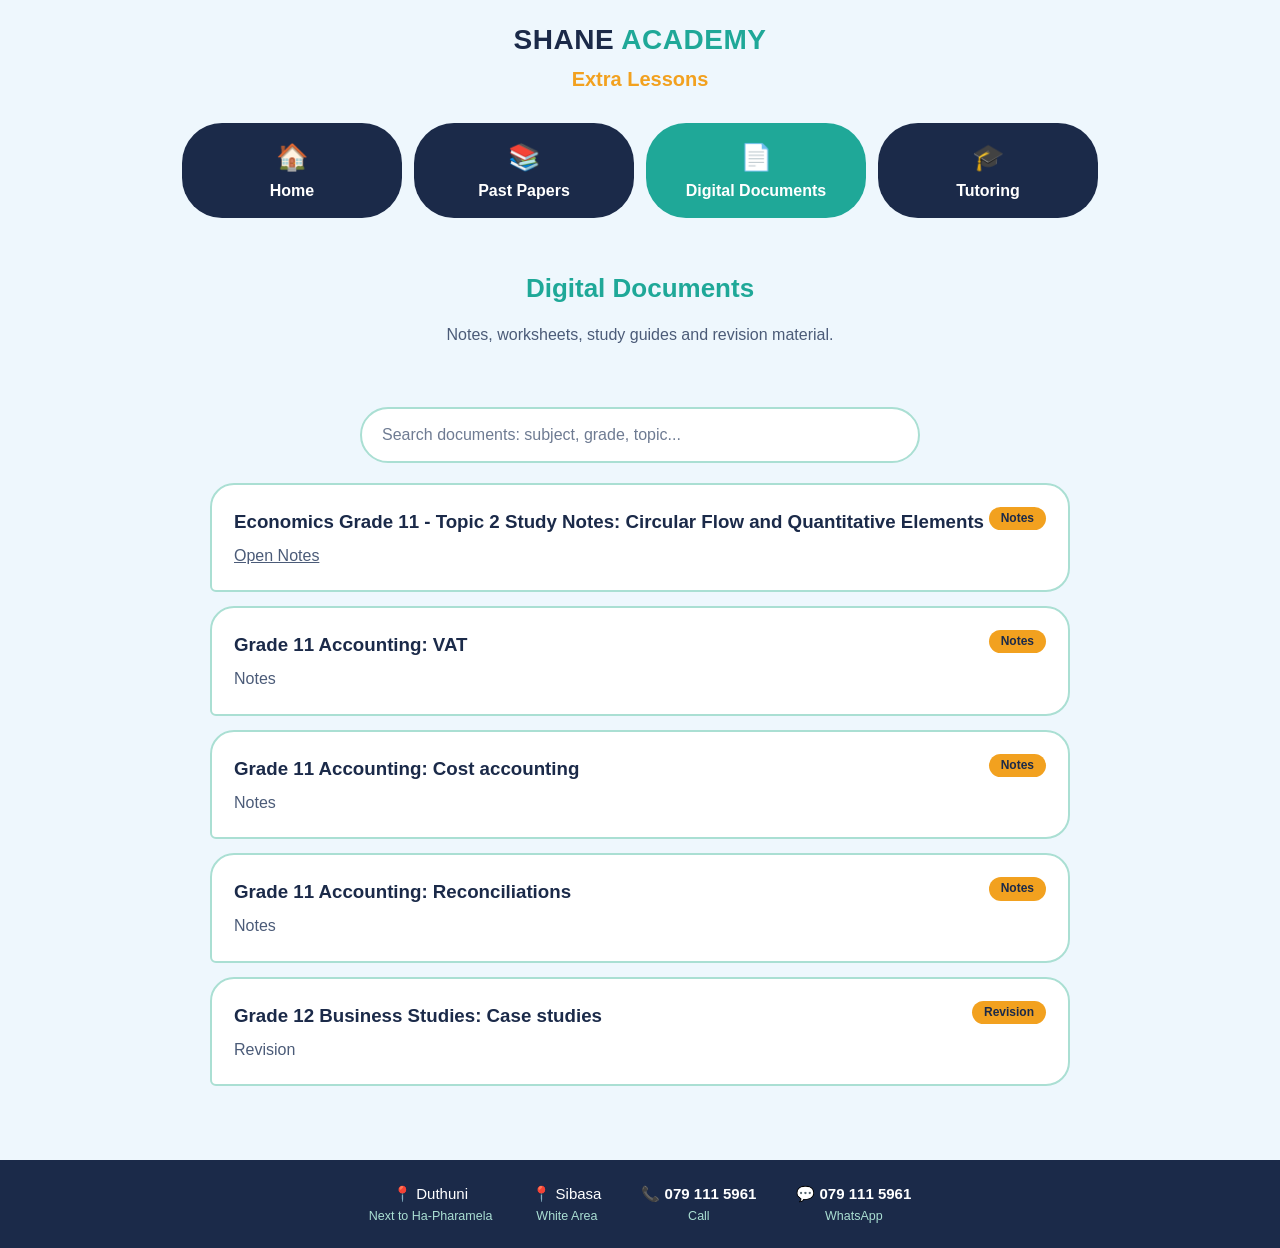
<file: digital-documents.html>
<!DOCTYPE html>
<html lang="en">
<head>
<meta charset="UTF-8">
<meta name="viewport" content="width=device-width, initial-scale=1.0">
<title>Digital Documents | Shane Academy</title>
<link rel="stylesheet" href="style.css">
</head>
<body>

<header class="top-header">
  <h1>SHANE <span>ACADEMY</span></h1>
  <p>Extra Lessons</p>
</header>



<nav class="main-menu"><a href="index.html" class="menu-item"><span class="menu-icon">🏠</span><span>Home</span></a><a href="past-papers.html" class="menu-item"><span class="menu-icon">📚</span><span>Past Papers</span></a><a href="digital-documents.html" class="menu-item active"><span class="menu-icon">📄</span><span>Digital Documents</span></a><a href="tutoring.html" class="menu-item"><span class="menu-icon">🎓</span><span>Tutoring</span></a></nav>

<section>
  <h2>Digital Documents</h2>
  <p>Notes, worksheets, study guides and revision material.</p>
</section>
<section class="services">
  <div class="search-wrap">
    <input type="search" id="search" placeholder="Search documents: subject, grade, topic..." aria-label="Search documents" autocomplete="off">
    <p class="search-count" id="search-count" aria-live="polite"></p>
  </div>
  <div class="service-card">
  <span class="tag">Notes</span>
  <h3>Economics Grade 11 - Topic 2 Study Notes: Circular Flow and Quantitative Elements</h3>
  <p><a href="https://drive.google.com/file/d/11EvjiuKEBr0l_nbJb48Nx2zD3KYY1y2s/view?usp=drivesdk" target="_blank">Open Notes</a></p>
  </div>
  <div class="service-card"><span class="tag">Notes</span><h3>Grade 11 Accounting: VAT</h3><p>Notes</p></div><div class="service-card"><span class="tag">Notes</span><h3>Grade 11 Accounting: Cost accounting</h3><p>Notes</p></div><div class="service-card"><span class="tag">Notes</span><h3>Grade 11 Accounting: Reconciliations</h3><p>Notes</p></div><div class="service-card"><span class="tag">Revision</span><h3>Grade 12 Business Studies: Case studies</h3><p>Revision</p></div>
  <p class="no-results" id="no-results" hidden>Nothing found. Try a different word, like a subject or grade.</p>
</section>

<footer>
  <div>📍 Duthuni<small>Next to Ha-Pharamela</small></div>
  <div>📍 Sibasa<small>White Area</small></div>
  <div>📞 <a href="tel:+27791115961">079 111 5961</a><small>Call</small></div>
  <div>💬 <a href="https://wa.me/27791115961">079 111 5961</a><small>WhatsApp</small></div>
</footer>

<script src="search.js"></script>
</body>
</html>
</file>
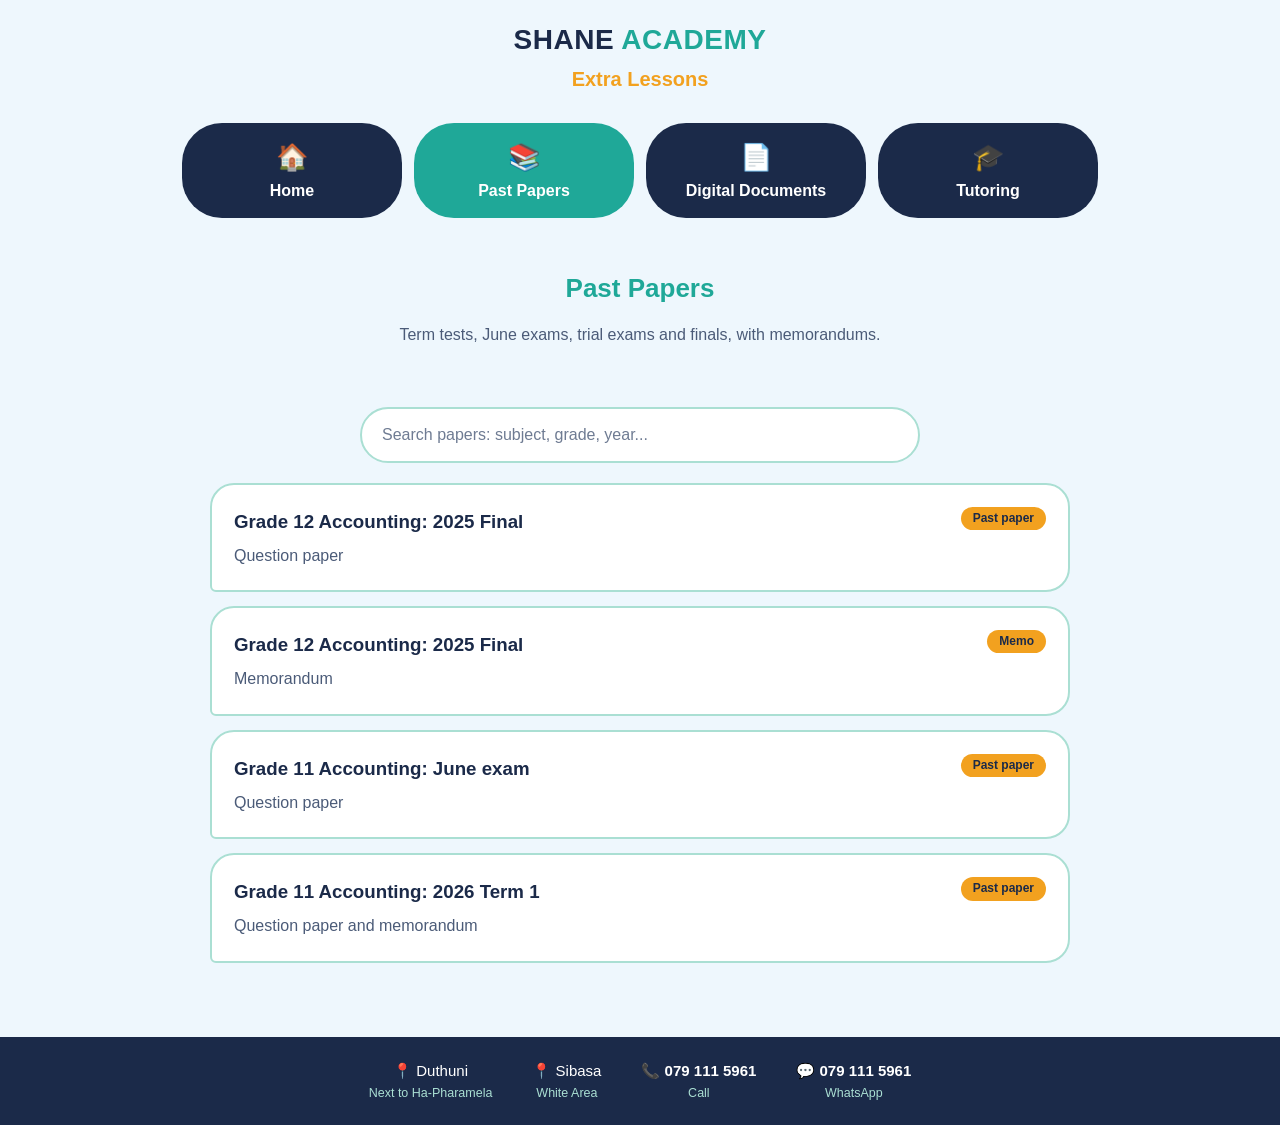
<file: past-papers.html>
<!DOCTYPE html>
<html lang="en">
<head>
<meta charset="UTF-8">
<meta name="viewport" content="width=device-width, initial-scale=1.0">
<title>Past Papers | Shane Academy</title>
<link rel="stylesheet" href="style.css">
</head>
<body>

<header class="top-header">
  <h1>SHANE <span>ACADEMY</span></h1>
  <p>Extra Lessons</p>
</header>



<nav class="main-menu"><a href="index.html" class="menu-item"><span class="menu-icon">🏠</span><span>Home</span></a><a href="past-papers.html" class="menu-item active"><span class="menu-icon">📚</span><span>Past Papers</span></a><a href="digital-documents.html" class="menu-item"><span class="menu-icon">📄</span><span>Digital Documents</span></a><a href="tutoring.html" class="menu-item"><span class="menu-icon">🎓</span><span>Tutoring</span></a></nav>

<section>
  <h2>Past Papers</h2>
  <p>Term tests, June exams, trial exams and finals, with memorandums.</p>
</section>
<section class="services">
  <div class="search-wrap">
    <input type="search" id="search" placeholder="Search papers: subject, grade, year..." aria-label="Search past papers" autocomplete="off">
    <p class="search-count" id="search-count" aria-live="polite"></p>
  </div>
  <div class="service-card"><span class="tag">Past paper</span><h3>Grade 12 Accounting: 2025 Final</h3><p>Question paper</p></div><div class="service-card"><span class="tag">Memo</span><h3>Grade 12 Accounting: 2025 Final</h3><p>Memorandum</p></div><div class="service-card"><span class="tag">Past paper</span><h3>Grade 11 Accounting: June exam</h3><p>Question paper</p></div><div class="service-card"><span class="tag">Past paper</span><h3>Grade 11 Accounting: 2026 Term 1</h3><p>Question paper and memorandum</p></div>
  <p class="no-results" id="no-results" hidden>Nothing found. Try a different word, like a subject or grade.</p>
</section>

<footer>
  <div>📍 Duthuni<small>Next to Ha-Pharamela</small></div>
  <div>📍 Sibasa<small>White Area</small></div>
  <div>📞 <a href="tel:+27791115961">079 111 5961</a><small>Call</small></div>
  <div>💬 <a href="https://wa.me/27791115961">079 111 5961</a><small>WhatsApp</small></div>
</footer>

<script src="search.js"></script>
</body>
</html>
</file>
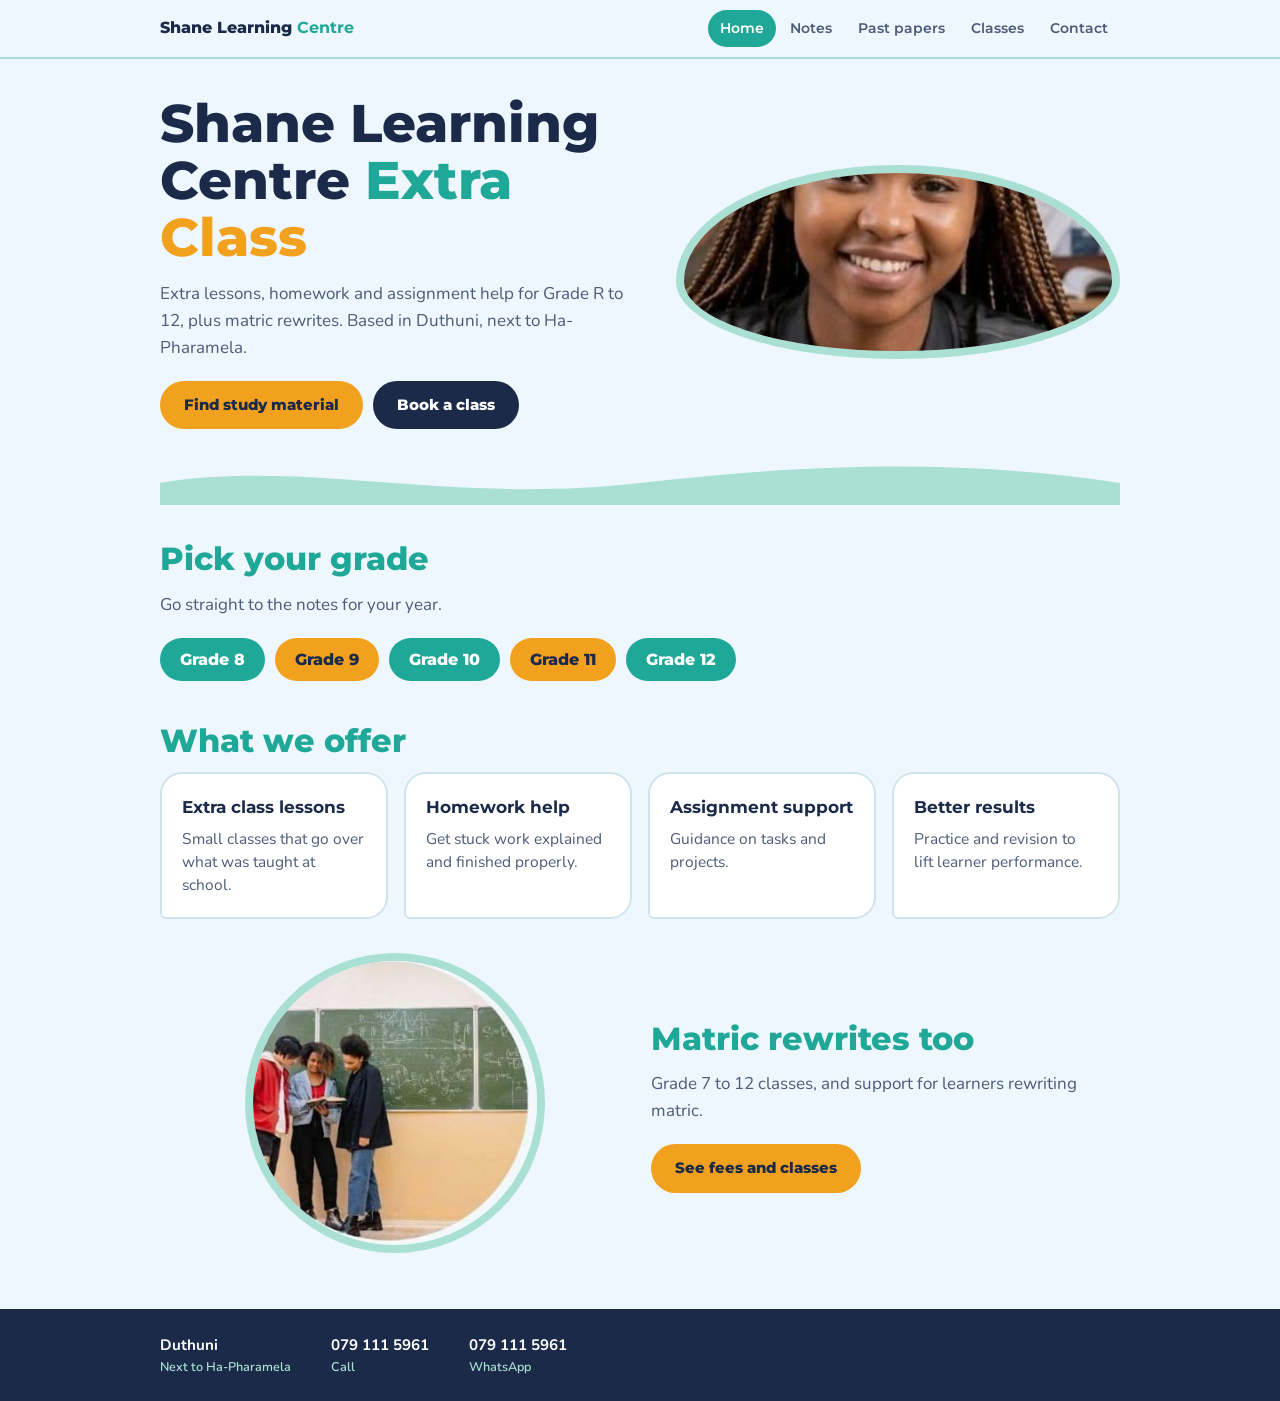
<file: Shane Learning Centre (1).html>
<!DOCTYPE html>
<html lang="en">
<head>
<meta charset="utf-8">
<meta name="viewport" content="width=device-width, initial-scale=1, viewport-fit=cover">
<title>Shane Learning Centre</title>
<link rel="preconnect" href="https://fonts.googleapis.com">
<link rel="preconnect" href="https://fonts.gstatic.com" crossorigin>
<link href="https://fonts.googleapis.com/css2?family=Montserrat:wght@600;800&family=Nunito:wght@400;600;700&display=swap" rel="stylesheet">
<style>
:root{--ice:#eef7fd;--card:#fff;--navy:#1b2a49;--ink:#1b2a49;--mute:#4b5b78;--teal:#1fa898;--amber:#f2a11f;--mint:#aadfd3;--line:#cfe3ea;--onnavy:#fff;
box-sizing:border-box;padding-top:env(safe-area-inset-top,0px);padding-bottom:env(safe-area-inset-bottom,0px)}
@media (prefers-color-scheme:dark){:root:not([data-theme="light"]){--ice:#0f1a30;--card:#18253f;--ink:#eaf3f8;--mute:#a9b9cf;--teal:#3cc9b8;--mint:#1f4b4a;--line:#2a3a58;--navy:#0a1226}}
:root[data-theme="dark"]{--ice:#0f1a30;--card:#18253f;--ink:#eaf3f8;--mute:#a9b9cf;--teal:#3cc9b8;--mint:#1f4b4a;--line:#2a3a58;--navy:#0a1226}
html{scroll-padding-top:env(safe-area-inset-top,0px)}
*{box-sizing:border-box}
body{margin:0;background:var(--ice);color:var(--ink);font:17px/1.6 'Nunito',system-ui,-apple-system,'Segoe UI',sans-serif}
h1,h2,h3,.logo,nav a,.btn,.chip,.price{font-family:'Montserrat',system-ui,sans-serif}
a{color:inherit}
:focus-visible{outline:3px solid var(--amber);outline-offset:2px}
.wrap{max-width:1000px;margin:0 auto;padding:0 20px}
header.top{position:sticky;top:env(safe-area-inset-top,0px);z-index:5;background:var(--ice);border-bottom:2px solid var(--mint)}
header.top .wrap{display:flex;align-items:center;gap:16px;padding-top:10px;padding-bottom:10px}
.logo{font-weight:800;font-size:1rem;text-decoration:none;color:var(--ink);white-space:nowrap;line-height:1.1}
.logo b{color:var(--teal)}
nav{display:flex;gap:2px;overflow-x:auto;flex:1;justify-content:flex-end;scrollbar-width:none}
nav a{text-decoration:none;color:var(--mute);padding:7px 12px;border-radius:999px;font-size:.88rem;font-weight:600;white-space:nowrap}
nav a.on{background:var(--teal);color:#fff}
.page{display:none}.page.on{display:block}
.hero{display:grid;grid-template-columns:1.1fr 1fr;gap:28px;align-items:center;padding:36px 0 20px}
h1{font-size:clamp(2rem,6vw,3.3rem);line-height:1.08;font-weight:800;margin:0 0 14px;color:var(--ink)}
h1 .t{color:var(--teal)}h1 .a{color:var(--amber)}
.hero p{color:var(--mute);margin:0 0 20px;max-width:30em}
.photo{border-radius:50% 50% 50% 50%/60% 60% 40% 40%;overflow:hidden;border:8px solid var(--mint);background:var(--mint)}
.photo img{display:block;width:100%;height:auto}
.btn{display:inline-block;font-weight:800;font-size:.95rem;border:0;border-radius:999px;padding:12px 24px;cursor:pointer;text-decoration:none;background:var(--amber);color:#1b2a49}
.btn.alt{background:var(--navy);color:#fff}
.btn.wa{background:#1c9a52;color:#fff}
.row{display:flex;gap:10px;flex-wrap:wrap}
.wave{display:block;width:100%;height:46px;margin-top:10px}
.wave path{fill:var(--mint)}
section.s{padding:28px 0 6px}
h2{font-size:clamp(1.4rem,4vw,2rem);font-weight:800;margin:0 0 6px;color:var(--teal)}
.sub{color:var(--mute);margin:0 0 20px;max-width:38em}
.price-row{display:flex;gap:12px;flex-wrap:wrap;margin:10px 0 4px}
.price{background:var(--navy);color:#fff;border-radius:16px;padding:14px 22px;font-weight:800;font-size:1.15rem}
.price small{display:block;font-weight:600;font-size:.8rem;color:var(--mint)}
.price b{color:var(--amber)}
.grid{display:grid;grid-template-columns:repeat(auto-fit,minmax(210px,1fr));gap:16px}
.box{background:var(--card);border:2px solid var(--line);border-radius:22px 22px 22px 6px;padding:20px;text-decoration:none;display:block}
a.box:hover{border-color:var(--teal)}
.box h3{margin:0 0 6px;font-size:1.05rem;color:var(--ink)}
.box p,.box li{margin:0;color:var(--mute);font-size:.97rem;line-height:1.5}
.box ul{margin:0;padding-left:18px}
.grades{display:flex;gap:10px;flex-wrap:wrap}
.g{font:800 1rem 'Montserrat',sans-serif;border:0;cursor:pointer;background:var(--teal);color:#fff;border-radius:999px;padding:12px 20px}
.g:nth-child(even){background:var(--amber);color:#1b2a49}
.split{display:grid;grid-template-columns:1fr 1fr;gap:22px;align-items:center}
.round{width:100%;max-width:300px;aspect-ratio:1;border-radius:50%;border:8px solid var(--mint);object-fit:cover;display:block;margin:0 auto}
.head{padding:30px 0 0}
.head h1{font-size:clamp(1.8rem,5vw,2.6rem)}
.chips{display:flex;gap:8px;flex-wrap:wrap;margin:0 0 12px}
.chip{font-weight:600;font-size:.88rem;border:2px solid var(--line);background:var(--card);color:var(--ink);border-radius:999px;padding:5px 14px;cursor:pointer}
.chip[aria-pressed="true"]{background:var(--teal);border-color:var(--teal);color:#fff}
.sbox,input,select,textarea{font:inherit;padding:11px 14px;border-radius:14px;border:2px solid var(--line);background:var(--card);color:var(--ink);width:100%}
.sbox{max-width:520px;margin-bottom:14px}
.list{display:grid;gap:10px;margin-bottom:10px}
.item{display:flex;justify-content:space-between;gap:12px;align-items:center;background:var(--card);border:2px solid var(--line);border-radius:16px;padding:12px 16px}
.item b{display:block;font-family:'Montserrat',sans-serif;font-size:.97rem}
.item small{color:var(--mute)}
.tag{background:var(--amber);color:#1b2a49;border-radius:999px;padding:2px 12px;font-size:.8rem;font-weight:800;white-space:nowrap}
.note{font-size:.86rem;color:var(--mute)}
form{display:grid;gap:12px;max-width:480px}
label{font-weight:700;font-size:.9rem;display:grid;gap:4px}
footer{margin-top:50px;background:var(--navy);color:#fff}
footer .wrap{display:flex;gap:26px 40px;flex-wrap:wrap;padding-top:24px;padding-bottom:24px;font-weight:700;font-size:.95rem}
footer a{text-decoration:none}
footer small{display:block;font-weight:600;color:var(--mint)}
@media(max-width:640px){.hero,.split{grid-template-columns:1fr}.photo{max-width:420px}}
</style>
</head>
<body>
<header class="top"><div class="wrap">
  <a class="logo" href="#home">Shane Learning <b>Centre</b></a>
  <nav id="nav" aria-label="Main"><a href="#home">Home</a><a href="#notes">Notes</a><a href="#papers">Past papers</a><a href="#classes">Classes</a><a href="#contact">Contact</a></nav>
</div></header>

<main class="wrap">

<div class="page" id="home">
  <div class="hero">
    <div>
      <h1>Shane Learning Centre <span class="t">Extra</span> <span class="a">Class</span></h1>
      <p>Extra lessons, homework and assignment help for Grade R to 12, plus matric rewrites. Based in Duthuni, next to Ha-Pharamela.</p>
      <div class="row"><a class="btn" href="#notes">Find study material</a><a class="btn alt" href="#contact">Book a class</a></div>
    </div>
    <div class="photo"><img src="[data-uri]" alt="A smiling learner studying in class"></div>
  </div>
  <svg class="wave" viewBox="0 0 1000 46" preserveAspectRatio="none" aria-hidden="true"><path d="M0 24C150 0 300 46 500 24S850 2 1000 24V46H0Z"/></svg>

  <section class="s">
    <h2>Pick your grade</h2>
    <p class="sub">Go straight to the notes for your year.</p>
    <div class="grades" id="gr"></div>
  </section>

  <section class="s">
    <h2>What we offer</h2>
    <div class="grid">
      <div class="box"><h3>Extra class lessons</h3><p>Small classes that go over what was taught at school.</p></div>
      <div class="box"><h3>Homework help</h3><p>Get stuck work explained and finished properly.</p></div>
      <div class="box"><h3>Assignment support</h3><p>Guidance on tasks and projects.</p></div>
      <div class="box"><h3>Better results</h3><p>Practice and revision to lift learner performance.</p></div>
    </div>
  </section>

  <section class="s">
    <div class="split">
      <img class="round" src="[data-uri]" alt="Learners studying at a chalkboard">
      <div>
        <h2>Matric rewrites too</h2>
        <p class="sub">Grade 7 to 12 classes, and support for learners rewriting matric.</p>
        <a class="btn" href="#classes">See fees and classes</a>
      </div>
    </div>
  </section>
</div>

<div class="page" id="notes">
  <div class="head"><h1>Study notes</h1><p class="sub">Filter by grade, or search by subject and topic.</p></div>
  <div class="chips" data-grades></div>
  <input class="sbox" type="search" placeholder="Search, e.g. VAT or Accounting" aria-label="Search notes">
  <div class="list"></div>
  <p class="note">Sample listings. Downloads are added as files are uploaded.</p>
</div>

<div class="page" id="papers">
  <div class="head"><h1>Past papers and memorandums</h1><p class="sub">Term tests, June exams, trials and finals with their memos.</p></div>
  <div class="chips" data-grades></div>
  <input class="sbox" type="search" placeholder="Search, e.g. Grade 11 June" aria-label="Search past papers">
  <div class="list"></div>
  <p class="note">Sample listings. Downloads are added as files are uploaded.</p>
</div>

<div class="page" id="classes">
  <div class="head"><h1>Classes and fees</h1><p class="sub">Extra class for Grade 7 to 12, and matric rewrites.</p></div>
  <div class="price-row">
    <div class="price"><small>Grade R to 9</small><b>R150</b></div>
    <div class="price"><small>Grade 10 to 12</small><b>R200</b></div>
  </div>
  <p class="note">Message us to confirm class days and times.</p>
  <section class="s">
    <div class="split">
      <img class="round" src="[data-uri]" alt="Maths on a chalkboard">
      <div class="grid" style="grid-template-columns:1fr">
        <div class="box"><h3>Grade 7 to 12</h3><p>Extra lessons, homework and assignments.</p></div>
        <div class="box"><h3>Matric rewrites</h3><p>Focused revision for learners rewriting.</p></div>
      </div>
    </div>
  </section>
  <p><a class="btn" href="#contact">Book a class</a></p>
</div>

<div class="page" id="contact">
  <div class="head"><h1>Contact and bookings</h1><p class="sub">Duthuni, next to Ha-Pharamela. Call or WhatsApp 079 111 5961.</p></div>
  <div class="row" style="margin-bottom:20px"><a class="btn wa" href="https://wa.me/27791115961?text=Hi%20Shane%2C%20I%27d%20like%20to%20book%20a%20class." target="_blank" rel="noopener">Chat on WhatsApp</a><a class="btn alt" href="tel:+27791115961">Call 079 111 5961</a></div>
  <form id="enq">
    <label>Your name<input name="n" required></label>
    <label>Grade<select name="g"><option>Grade R-9</option><option>Grade 10</option><option>Grade 11</option><option>Grade 12</option><option>Matric rewrite</option></select></label>
    <label>Subject<input name="s" required></label>
    <label>Message<textarea name="m" rows="3"></textarea></label>
    <button class="btn" type="submit">Send enquiry on WhatsApp</button>
  </form>
</div>

</main>
<footer><div class="wrap">
  <div>Duthuni<small>Next to Ha-Pharamela</small></div>
  <div><a href="tel:+27791115961">079 111 5961</a><small>Call</small></div>
  <div><a href="https://wa.me/27791115961" target="_blank" rel="noopener">079 111 5961</a><small>WhatsApp</small></div>
</div></footer>

<script>
var R=[
["Grade 8","Mathematics","Algebra basics","Notes"],
["Grade 9","Natural Sciences","Matter and materials","Notes"],
["Grade 10","Accounting","Year-end revision","Revision"],
["Grade 11","Accounting","Cost accounting","Notes"],
["Grade 11","Accounting","VAT","Notes"],
["Grade 11","Accounting","Financial statements","Notes"],
["Grade 11","Accounting","Reconciliations","Notes"],
["Grade 11","Accounting","Inventory","Notes"],
["Grade 11","Accounting","2026 Term 1 paper","Past paper"],
["Grade 11","Accounting","2026 Term 1 memorandum","Memo"],
["Grade 11","Accounting","June exam","Past paper"],
["Grade 12","Accounting","2025 Final paper","Past paper"],
["Grade 12","Accounting","2025 Final memorandum","Memo"],
["Grade 12","Business Studies","Case study revision","Revision"]
];
var G=["All","Grade 8","Grade 9","Grade 10","Grade 11","Grade 12"];
var cfg={notes:["Notes","Revision"],papers:["Past paper","Memo"]};
var st={notes:"All",papers:"All"};
function draw(id){
  var p=document.getElementById(id),c=p.querySelector("[data-grades]");
  c.innerHTML="";
  G.forEach(function(g){var b=document.createElement("button");b.className="chip";b.textContent=g;b.setAttribute("aria-pressed",g===st[id]);b.onclick=function(){st[id]=g;draw(id)};c.appendChild(b)});
  var q=p.querySelector(".sbox").value.toLowerCase().split(/\s+/).filter(Boolean);
  var out=R.filter(function(r){
    if(cfg[id].indexOf(r[3])<0)return false;
    if(st[id]!=="All"&&r[0]!==st[id])return false;
    var s=r.join(" ").toLowerCase();
    return q.every(function(w){return s.indexOf(w)>-1});
  });
  p.querySelector(".list").innerHTML=out.length?out.map(function(r){return '<div class="item"><div><b>'+r[2]+'</b><small>'+r[0]+' · '+r[1]+'</small></div><span class="tag">'+r[3]+'</span></div>'}).join(""):'<p class="note">Nothing matches yet. Try fewer words, or ask us on WhatsApp.</p>';
}
function route(){
  var id=(location.hash||"#home").slice(1);
  if(!document.getElementById(id))id="home";
  document.querySelectorAll(".page").forEach(function(e){e.classList.toggle("on",e.id===id)});
  document.querySelectorAll("#nav a").forEach(function(a){a.classList.toggle("on",a.getAttribute("href")==="#"+id)});
  if(cfg[id])draw(id);
  window.scrollTo(0,0);
}
var gr=document.getElementById("gr");
["Grade 8","Grade 9","Grade 10","Grade 11","Grade 12"].forEach(function(g){
  var b=document.createElement("button");b.className="g";b.textContent=g;
  b.onclick=function(){st.notes=g;location.hash="notes"};gr.appendChild(b);
});
["notes","papers"].forEach(function(id){document.getElementById(id).querySelector(".sbox").addEventListener("input",function(){draw(id)})});
document.getElementById("enq").onsubmit=function(e){e.preventDefault();var f=e.target;
  var t="Hi Shane, I'm "+f.n.value+" ("+f.g.value+"). I need help with "+f.s.value+". "+f.m.value;
  window.open("https://wa.me/27791115961?text="+encodeURIComponent(t),"_blank")};
window.addEventListener("hashchange",route);
route();
</script>
</body>
</html>
</file>
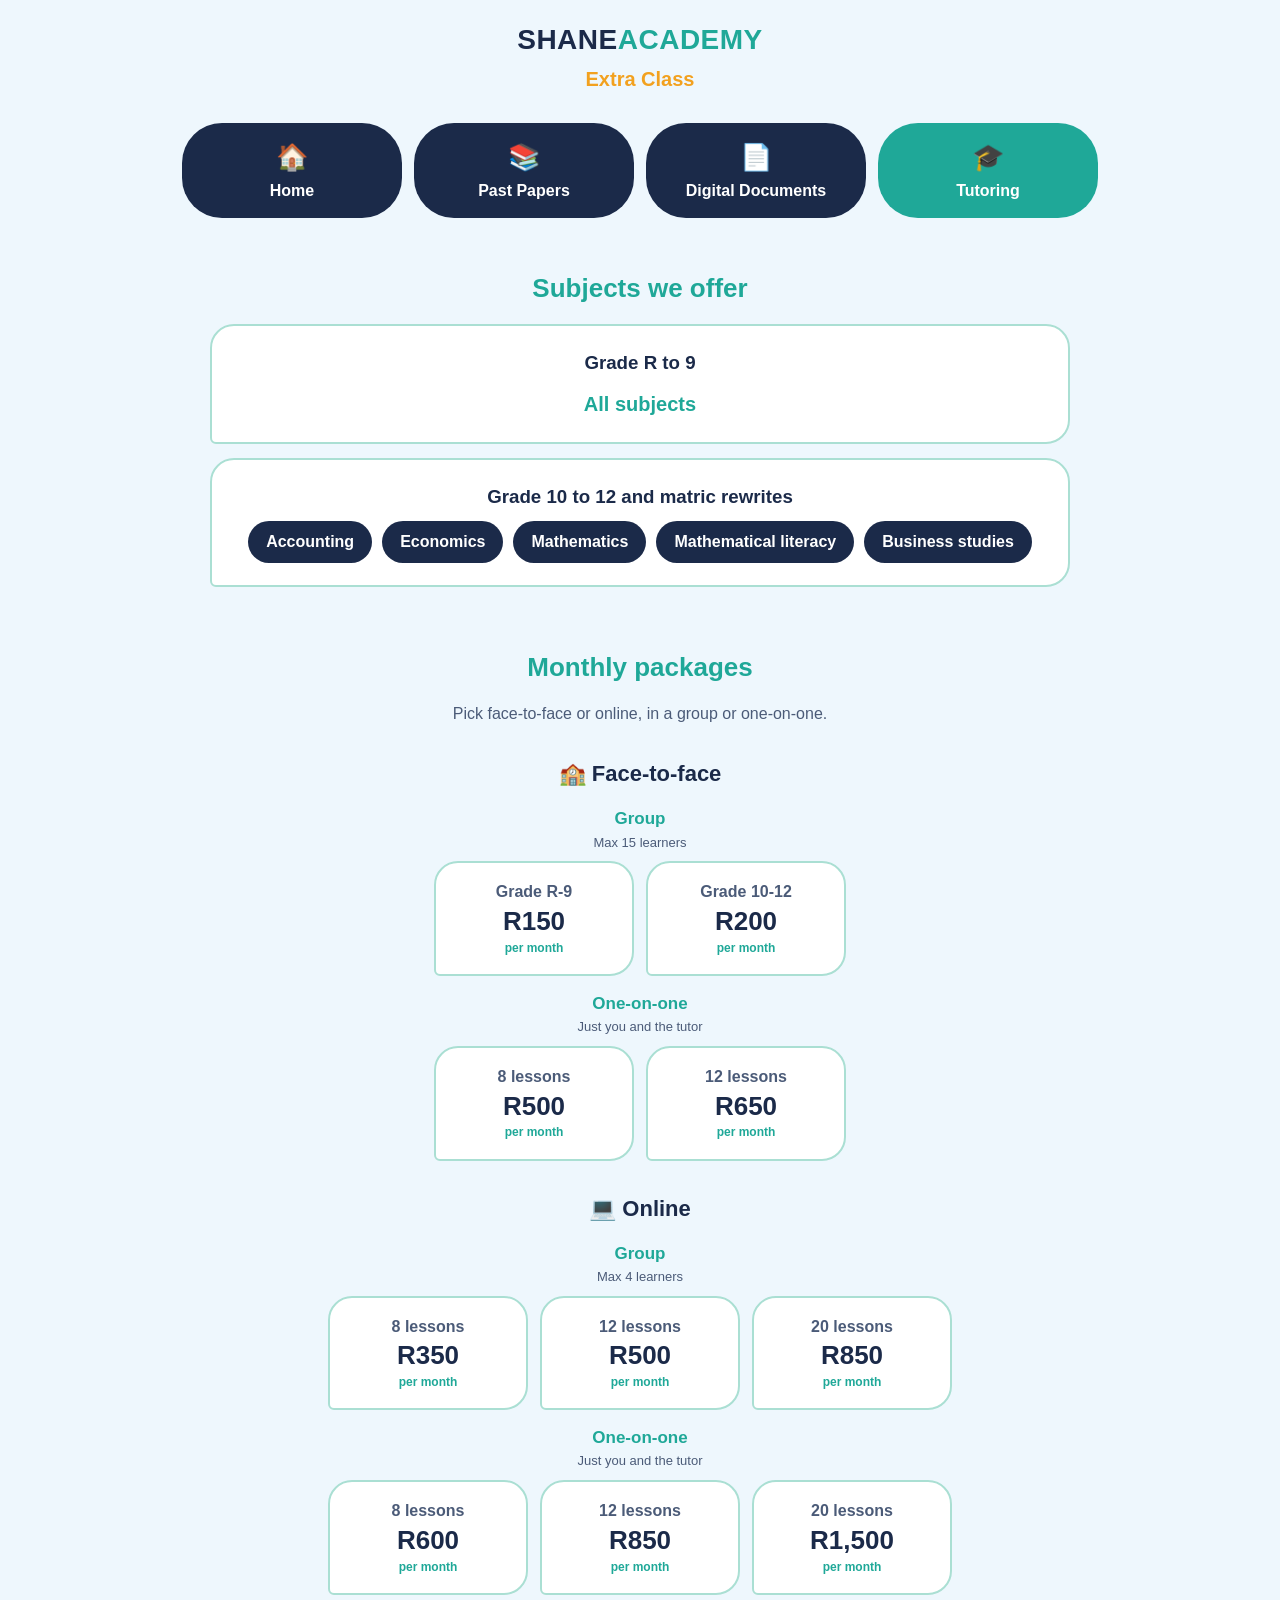
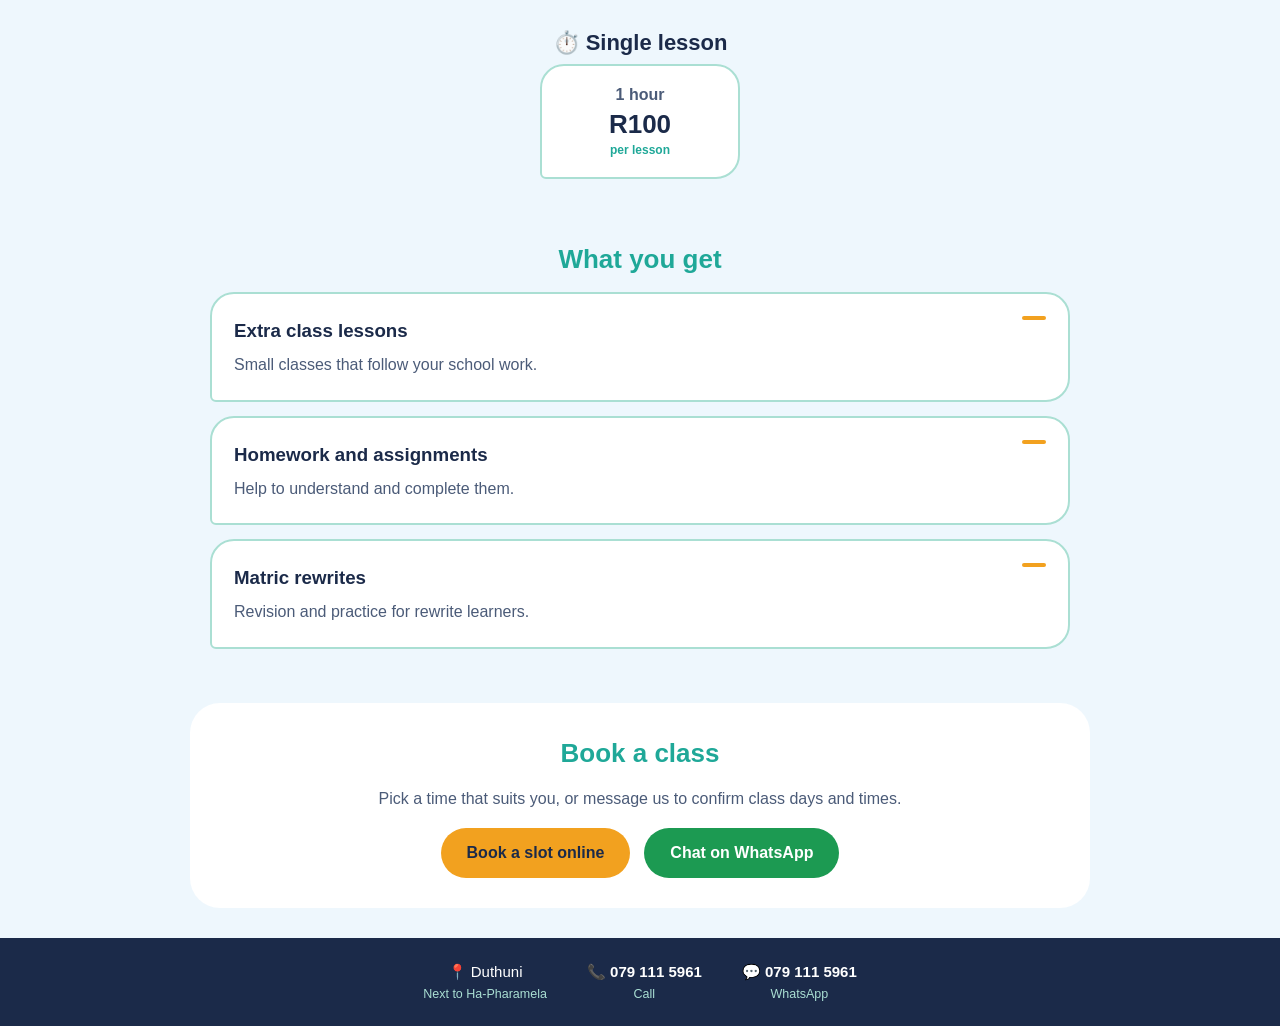
<file: tutoring.html>
<!DOCTYPE html>
<html lang="en">
<head>
<meta charset="UTF-8">
<meta name="viewport" content="width=device-width, initial-scale=1.0">
<title>Tutoring | Shane Learning Centre</title>
<link rel="stylesheet" href="style.css">
<style>
/* Monthly packages (kept here so it works even if style.css is cached) */
.packages .mode{color:var(--navy);font-size:22px;margin:30px 0 4px}
.packages .kind{color:var(--teal);font-size:17px;margin:14px 0 8px}
.packages .kind small{display:block;color:var(--muted);font-size:13px;font-weight:normal}
.offer-grid{display:flex;justify-content:center;gap:12px;flex-wrap:wrap}
.offer{flex:1 1 130px;max-width:200px;background:#fff;border:2px solid var(--mint);border-radius:24px 24px 24px 6px;padding:16px 10px;text-align:center}
.offer span{display:block;color:var(--muted);font-weight:bold}
.offer strong{display:block;color:var(--navy);font-size:26px;line-height:1.3}
.offer small{display:block;color:var(--teal);font-weight:bold;font-size:12px}
/* Subjects */
.subject-card{background:#fff;border:2px solid var(--mint);border-radius:24px 24px 24px 6px;padding:22px;margin-top:14px;text-align:center}
.subject-card h3{color:var(--navy);margin-bottom:10px}
.subject-card .all{color:var(--teal);font-weight:bold;font-size:20px}
.subject-card ul{list-style:none;display:flex;flex-wrap:wrap;justify-content:center;gap:10px}
.subject-card li{background:var(--navy);color:#fff;font-weight:bold;border-radius:40px;padding:8px 18px}
</style>
</head>
<body>

<header class="top-header">
  <h1>SHANE<span>ACADEMY</span></h1>
  <p>Extra Class</p>
</header>



<nav class="main-menu"><a href="index.html" class="menu-item"><span class="menu-icon">🏠</span><span>Home</span></a><a href="past-papers.html" class="menu-item"><span class="menu-icon">📚</span><span>Past Papers</span></a><a href="digital-documents.html" class="menu-item"><span class="menu-icon">📄</span><span>Digital Documents</span></a><a href="tutoring.html" class="menu-item active"><span class="menu-icon">🎓</span><span>Tutoring</span></a></nav>

<section class="subjects">
  <h2>Subjects we offer</h2>

  <div class="subject-card">
    <h3>Grade R to 9</h3>
    <p class="all">All subjects</p>
  </div>

  <div class="subject-card">
    <h3>Grade 10 to 12 and matric rewrites</h3>
    <ul>
      <li>Accounting</li>
      <li>Economics</li>
      <li>Mathematics</li>
      <li>Mathematical literacy</li>
      <li>Business studies</li>
    </ul>
  </div>
</section>

<section class="packages">
  <h2>Monthly packages</h2>
  <p>Pick face-to-face or online, in a group or one-on-one.</p>

  <h3 class="mode">🏫 Face-to-face</h3>
  <h4 class="kind">Group <small>Max 15 learners</small></h4>
  <div class="offer-grid"><div class="offer"><span>Grade R-9</span><strong>R150</strong><small>per month</small></div><div class="offer"><span>Grade 10-12</span><strong>R200</strong><small>per month</small></div></div>
  <h4 class="kind">One-on-one <small>Just you and the tutor</small></h4>
  <div class="offer-grid"><div class="offer"><span>8 lessons</span><strong>R500</strong><small>per month</small></div><div class="offer"><span>12 lessons</span><strong>R650</strong><small>per month</small></div></div>

  <h3 class="mode">💻 Online</h3>
  <h4 class="kind">Group <small>Max 4 learners</small></h4>
  <div class="offer-grid"><div class="offer"><span>8 lessons</span><strong>R350</strong><small>per month</small></div><div class="offer"><span>12 lessons</span><strong>R500</strong><small>per month</small></div><div class="offer"><span>20 lessons</span><strong>R850</strong><small>per month</small></div></div>
  <h4 class="kind">One-on-one <small>Just you and the tutor</small></h4>
  <div class="offer-grid"><div class="offer"><span>8 lessons</span><strong>R600</strong><small>per month</small></div><div class="offer"><span>12 lessons</span><strong>R850</strong><small>per month</small></div><div class="offer"><span>20 lessons</span><strong>R1,500</strong><small>per month</small></div></div>

  <h3 class="mode">⏱️ Single lesson</h3>
  <div class="offer-grid"><div class="offer"><span>1 hour</span><strong>R100</strong><small>per lesson</small></div></div>
</section>

<section class="services">
  <h2>What you get</h2>
  <div class="service-card"><span class="tag"></span><h3>Extra class lessons</h3><p>Small classes that follow your school work.</p></div><div class="service-card"><span class="tag"></span><h3>Homework and assignments</h3><p>Help to understand and complete them.</p></div><div class="service-card"><span class="tag"></span><h3>Matric rewrites</h3><p>Revision and practice for rewrite learners.</p></div>
</section>
<section class="about">
  <h2>Book a class</h2>
  <p>Pick a time that suits you, or message us to confirm class days and times.</p>
  <div class="btn-row">
    <a class="btn" href="https://cal.com/shaneacademy" target="_blank" rel="noopener">Book a slot online</a>
    <a class="btn green" href="https://wa.me/27791115961?text=Hi%20Shane%2C%20I%27d%20like%20to%20book%20a%20class.">Chat on WhatsApp</a>
  </div>
</section>

<footer>
  <div>📍 Duthuni<small>Next to Ha-Pharamela</small></div>
  <div>📞 <a href="tel:+27791115961">079 111 5961</a><small>Call</small></div>
  <div>💬 <a href="https://wa.me/27791115961">079 111 5961</a><small>WhatsApp</small></div>
</footer>

</body>
</html>
</file>
<file: style.css>
/* Shane Learning Centre - colours taken from the flyer */
:root{
  --navy:#1b2a49;
  --teal:#1fa898;
  --amber:#f2a11f;
  --mint:#aadfd3;
  --ice:#eef7fd;
  --text:#1b2a49;
  --muted:#4b5b78;
}
*{margin:0;padding:0;box-sizing:border-box}
body{font-family:'Trebuchet MS',Verdana,Arial,sans-serif;background:var(--ice);color:var(--text);line-height:1.6}
a{color:inherit}

/* HEADER */
.top-header{background:var(--ice);text-align:center;padding:18px 15px 8px}
.top-header h1{font-size:28px;font-weight:800;color:var(--navy);letter-spacing:.5px}
.top-header h1 span{color:var(--teal)}
.top-header p{color:var(--amber);font-weight:800;font-size:20px}

/* HERO */
.hero {
    width: 100%;
    max-width: 900px;
    margin: 8px auto 0;
    padding: 0 15px;
}

.hero img {
    width: 100%;
    height: auto;          /* show the whole banner, no cropping */
    display: block;
    border-radius: 0;      /* rectangular */
    border: 6px solid var(--mint);
}
/* MENU */
.main-menu{display:flex;justify-content:center;gap:12px;padding:20px 15px;flex-wrap:wrap}
.menu-item{flex:1;min-width:100px;max-width:220px;text-decoration:none;background:var(--navy);color:#fff;border-radius:40px;padding:14px 10px;text-align:center;font-weight:bold;transition:.25s}
.menu-item:hover,.menu-item.active{background:var(--teal)}
.menu-icon{display:block;font-size:26px}

/* SECTIONS */
section{max-width:900px;margin:auto;padding:30px 20px;text-align:center}
section h2{color:var(--teal);font-size:26px;margin-bottom:12px}
section p{color:var(--muted)}
.about{background:#fff;border-radius:30px;margin:10px auto}

/* PRICES */
.prices{display:flex;justify-content:center;gap:14px;flex-wrap:wrap;margin-top:18px}
.price{background:var(--navy);color:#fff;border-radius:18px;padding:14px 26px;font-weight:bold;font-size:18px}
.price span{display:block;font-size:13px;color:var(--mint)}
.price strong{color:var(--amber);font-size:26px}

/* PACKAGES */
.package-grid{display:grid;grid-template-columns:repeat(2,1fr);gap:14px;margin-top:18px;text-align:left}
.package-card{background:#fff;border:2px solid var(--mint);border-radius:24px 24px 24px 6px;padding:20px}
.package-card h3{color:var(--navy);font-size:18px}
.package-card small{display:block;color:var(--muted);margin-bottom:10px}
.package-row{display:flex;justify-content:space-between;align-items:baseline;gap:10px;padding:8px 0;border-top:1px solid var(--mint)}
.package-row span{color:var(--muted);font-weight:bold}
.package-row strong{color:var(--navy);font-size:20px}
.package-row em{font-style:normal;font-size:12px;font-weight:normal;color:var(--muted);margin-left:2px}
.price.single{display:inline-block;margin-top:18px}
.price.single span{display:inline;font-size:15px}

/* CARDS */
.service-card{background:#fff;padding:22px;margin-bottom:14px;border-radius:24px 24px 24px 6px;border:2px solid var(--mint);text-align:left}
.service-card h3{color:var(--navy);margin-bottom:6px}
.service-card p{color:var(--muted)}
.service-card .tag{float:right;background:var(--amber);color:var(--navy);font-size:12px;font-weight:bold;border-radius:20px;padding:2px 12px}

/* PHOTOS */
.round{display:block;width:240px;max-width:70%;aspect-ratio:1;object-fit:cover;border-radius:50%;border:7px solid var(--mint);margin:20px auto 0}

/* BUTTONS */
.btn{display:inline-block;margin-top:16px;background:var(--amber);color:var(--navy);font-weight:bold;text-decoration:none;padding:12px 26px;border-radius:40px}
.btn.green{background:#1c9a52;color:#fff}

/* FOOTER */
footer{background:var(--navy);color:#fff;margin-top:30px;padding:22px 15px;display:flex;justify-content:center;gap:10px 40px;flex-wrap:wrap;text-align:center;font-size:15px}
footer a{text-decoration:none;font-weight:bold}
footer small{display:block;color:var(--mint)}

@media (max-width:600px){
  .top-header h1{font-size:23px}
  .main-menu{display:grid;grid-template-columns:1fr 1fr;gap:10px;padding:16px 15px}
  .menu-item{min-width:0;max-width:none;font-size:14px;line-height:1.25;padding:12px 8px;border-radius:28px;display:flex;flex-direction:column;align-items:center;justify-content:center;overflow-wrap:break-word}
  .menu-icon{font-size:24px}
  section h2{font-size:22px}
  .package-grid{grid-template-columns:1fr}
}

/* BOOKING BUTTONS */
.btn-row{display:flex;justify-content:center;gap:10px 14px;flex-wrap:wrap;margin-top:6px}
.btn-row .btn{margin-top:10px}

/* SEARCH */
.search-wrap{max-width:560px;margin:0 auto 20px}
.search-wrap input{width:100%;font:inherit;font-size:16px;color:var(--navy);background:#fff;border:2px solid var(--mint);border-radius:40px;padding:13px 20px;outline:none;-webkit-appearance:none;appearance:none}
.search-wrap input:focus{border-color:var(--teal)}
.search-wrap input::placeholder{color:var(--muted);opacity:.8}
.search-count{margin-top:8px;font-size:14px;color:var(--muted)}
.no-results{background:#fff;border:2px dashed var(--mint);border-radius:24px;padding:22px;color:var(--muted);text-align:center}
</file>
